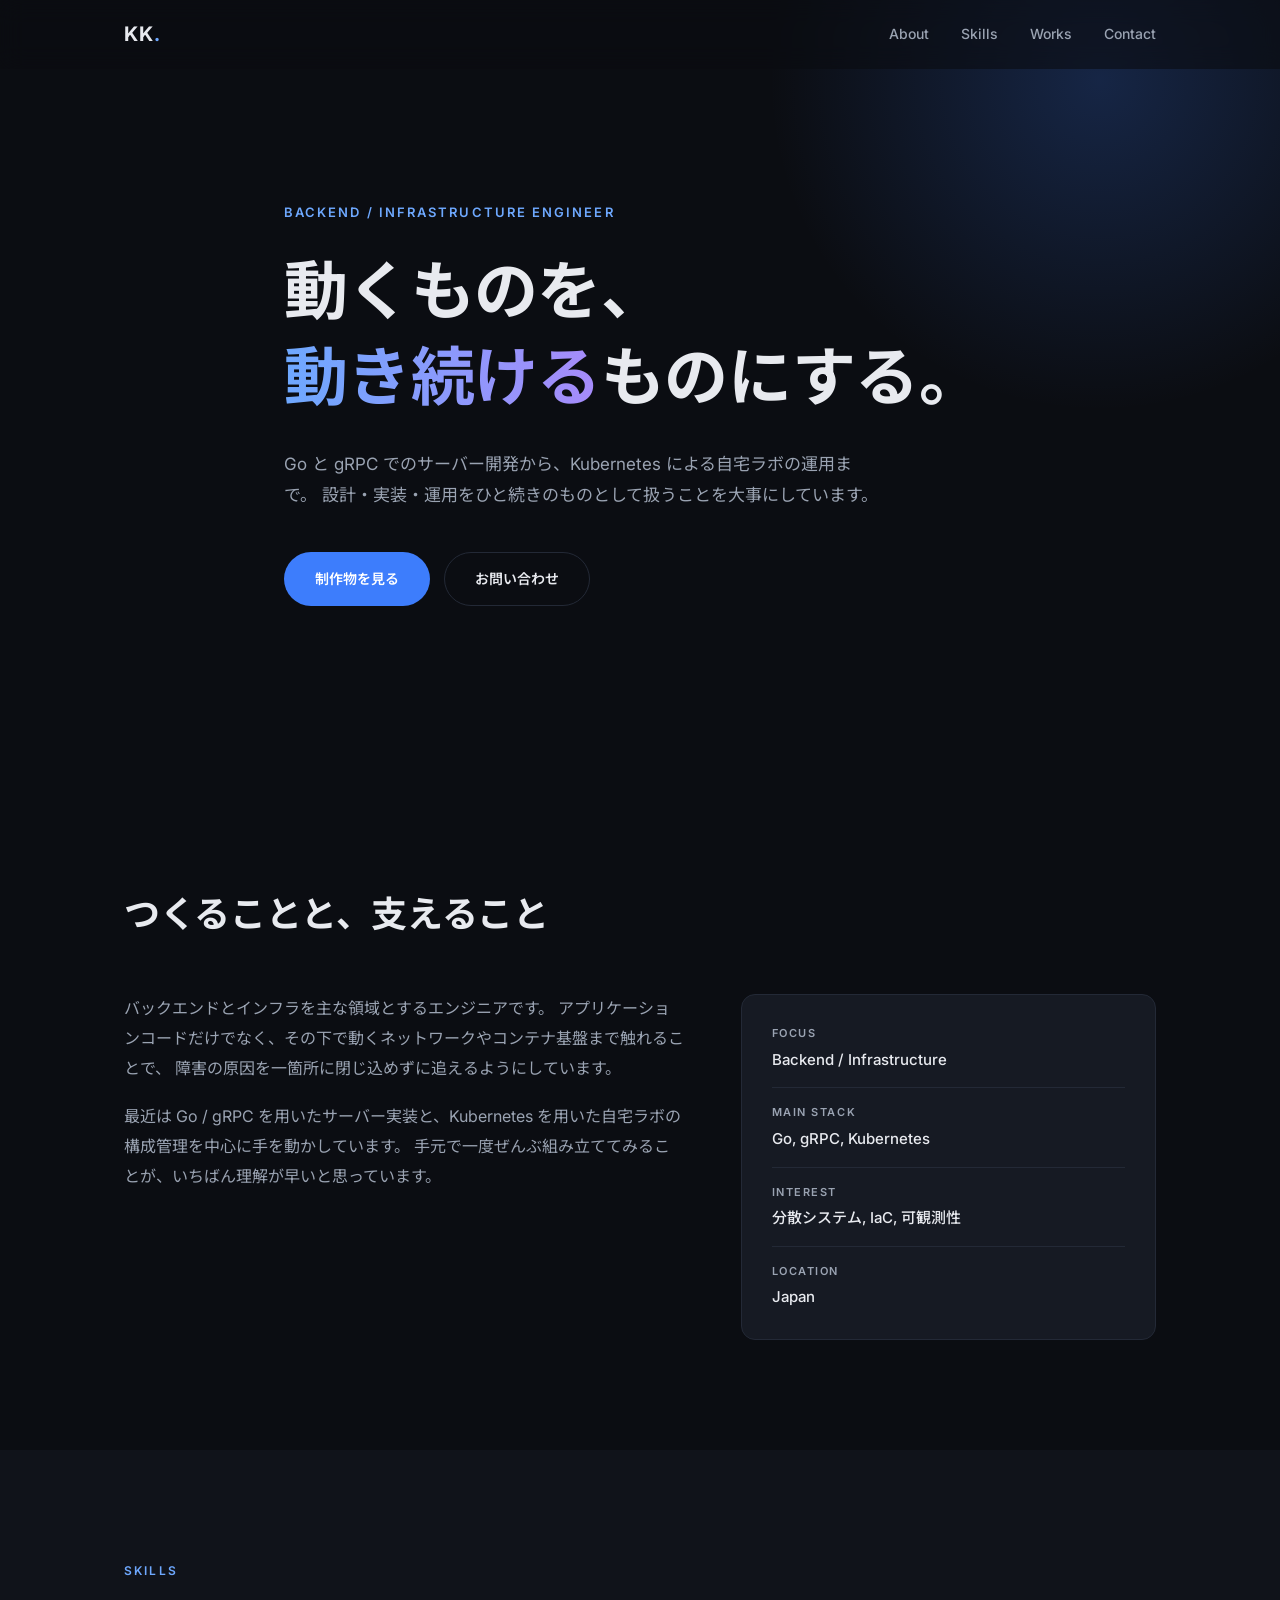
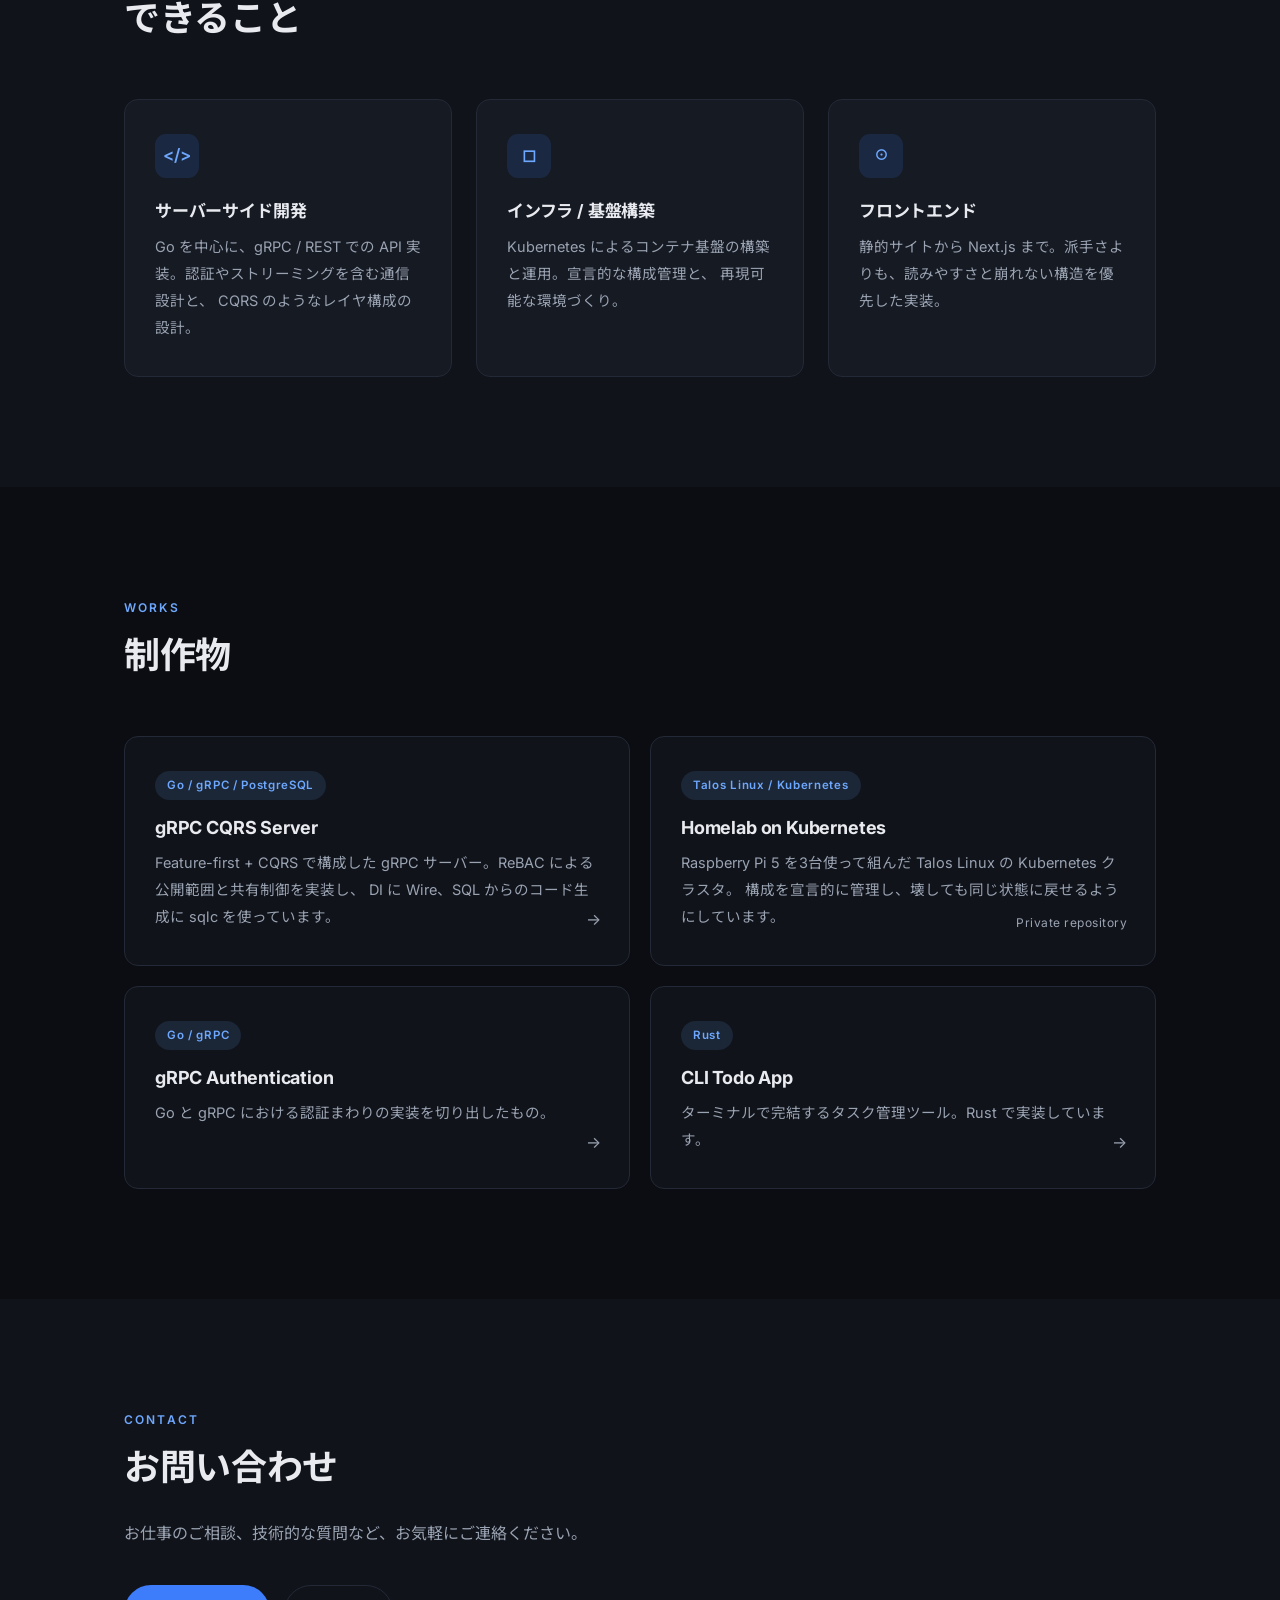
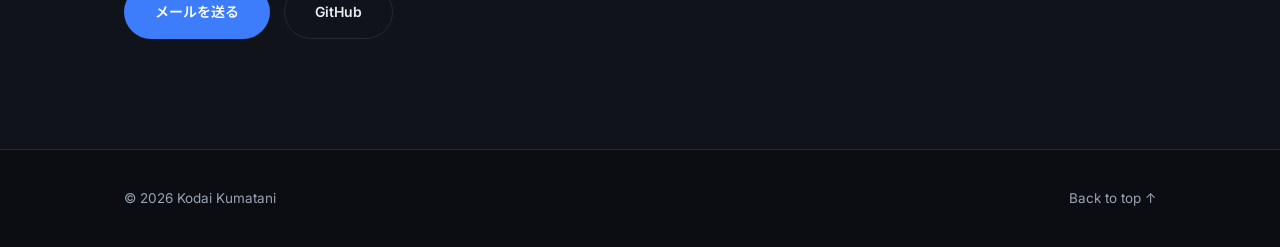
<file: index.html>
<!DOCTYPE html>
<html lang="ja">
<head>
<meta charset="UTF-8">
<meta name="viewport" content="width=device-width, initial-scale=1">
<title>Kodai Kumatani — Backend / Infrastructure Engineer</title>
<meta name="description" content="バックエンドとインフラを中心に、Go・gRPC・Kubernetes を使ったシステム開発を行っています。">
<meta property="og:title" content="Kodai Kumatani">
<meta property="og:description" content="バックエンドとインフラを中心に、Go・gRPC・Kubernetes を使ったシステム開発を行っています。">
<meta property="og:type" content="website">
<link rel="preconnect" href="https://fonts.googleapis.com">
<link rel="preconnect" href="https://fonts.gstatic.com" crossorigin>
<link href="https://fonts.googleapis.com/css2?family=Inter:wght@400;500;600;700&family=Noto+Sans+JP:wght@400;500;700&display=swap" rel="stylesheet">
<link rel="stylesheet" href="css/style.css">
</head>
<body>

<header class="header" id="header">
  <div class="container header__inner">
    <a class="logo" href="#hero">KK<span class="logo__dot">.</span></a>
    <nav class="nav" id="nav">
      <a href="#about">About</a>
      <a href="#skills">Skills</a>
      <a href="#works">Works</a>
      <a href="#contact">Contact</a>
    </nav>
    <button class="burger" id="burger" aria-label="メニューを開く" aria-expanded="false">
      <span></span><span></span><span></span>
    </button>
  </div>
</header>

<main>

  <section class="hero" id="hero">
    <div class="container hero__inner">
      <p class="hero__eyebrow reveal">Backend / Infrastructure Engineer</p>
      <h1 class="hero__title reveal">
        動くものを、<br>
        <span class="hero__accent">動き続ける</span>ものにする。
      </h1>
      <p class="hero__lead reveal">
        Go と gRPC でのサーバー開発から、Kubernetes による自宅ラボの運用まで。
        設計・実装・運用をひと続きのものとして扱うことを大事にしています。
      </p>
      <div class="hero__actions reveal">
        <a class="btn btn--primary" href="#works">制作物を見る</a>
        <a class="btn btn--ghost" href="#contact">お問い合わせ</a>
      </div>
    </div>
    <div class="hero__glow" aria-hidden="true"></div>
  </section>

  <section class="section" id="about">
    <div class="container">
      <p class="section__label reveal">About</p>
      <h2 class="section__title reveal">つくることと、支えること</h2>
      <div class="about">
        <div class="about__body reveal">
          <p>
            バックエンドとインフラを主な領域とするエンジニアです。
            アプリケーションコードだけでなく、その下で動くネットワークやコンテナ基盤まで触れることで、
            障害の原因を一箇所に閉じ込めずに追えるようにしています。
          </p>
          <p>
            最近は Go / gRPC を用いたサーバー実装と、Kubernetes を用いた自宅ラボの構成管理を中心に手を動かしています。
            手元で一度ぜんぶ組み立ててみることが、いちばん理解が早いと思っています。
          </p>
        </div>
        <ul class="about__facts reveal">
          <li>
            <span class="about__key">Focus</span>
            <span class="about__val">Backend / Infrastructure</span>
          </li>
          <li>
            <span class="about__key">Main Stack</span>
            <span class="about__val">Go, gRPC, Kubernetes</span>
          </li>
          <li>
            <span class="about__key">Interest</span>
            <span class="about__val">分散システム, IaC, 可観測性</span>
          </li>
          <li>
            <span class="about__key">Location</span>
            <span class="about__val">Japan</span>
          </li>
        </ul>
      </div>
    </div>
  </section>

  <section class="section section--alt" id="skills">
    <div class="container">
      <p class="section__label reveal">Skills</p>
      <h2 class="section__title reveal">できること</h2>
      <div class="cards">
        <article class="card reveal">
          <div class="card__icon" aria-hidden="true">&lt;/&gt;</div>
          <h3 class="card__title">サーバーサイド開発</h3>
          <p class="card__text">
            Go を中心に、gRPC / REST での API 実装。認証やストリーミングを含む通信設計と、
            CQRS のようなレイヤ構成の設計。
          </p>
        </article>
        <article class="card reveal">
          <div class="card__icon" aria-hidden="true">&#9723;</div>
          <h3 class="card__title">インフラ / 基盤構築</h3>
          <p class="card__text">
            Kubernetes によるコンテナ基盤の構築と運用。宣言的な構成管理と、
            再現可能な環境づくり。
          </p>
        </article>
        <article class="card reveal">
          <div class="card__icon" aria-hidden="true">&#9737;</div>
          <h3 class="card__title">フロントエンド</h3>
          <p class="card__text">
            静的サイトから Next.js まで。派手さよりも、読みやすさと崩れない構造を優先した実装。
          </p>
        </article>
      </div>
    </div>
  </section>

  <section class="section" id="works">
    <div class="container">
      <p class="section__label reveal">Works</p>
      <h2 class="section__title reveal">制作物</h2>
      <div class="works">
        <a class="work reveal" href="https://github.com/kodaikumatani/grpc-cqrs-go" target="_blank" rel="noopener">
          <span class="work__tag">Go / gRPC / PostgreSQL</span>
          <h3 class="work__title">gRPC CQRS Server</h3>
          <p class="work__text">
            Feature-first + CQRS で構成した gRPC サーバー。ReBAC による公開範囲と共有制御を実装し、
            DI に Wire、SQL からのコード生成に sqlc を使っています。
          </p>
          <span class="work__arrow" aria-hidden="true">&rarr;</span>
        </a>
        <div class="work work--private reveal">
          <span class="work__tag">Talos Linux / Kubernetes</span>
          <h3 class="work__title">Homelab on Kubernetes</h3>
          <p class="work__text">
            Raspberry Pi 5 を3台使って組んだ Talos Linux の Kubernetes クラスタ。
            構成を宣言的に管理し、壊しても同じ状態に戻せるようにしています。
          </p>
          <span class="work__note">Private repository</span>
        </div>
        <a class="work reveal" href="https://github.com/kodaikumatani/grpc-authentication-go" target="_blank" rel="noopener">
          <span class="work__tag">Go / gRPC</span>
          <h3 class="work__title">gRPC Authentication</h3>
          <p class="work__text">Go と gRPC における認証まわりの実装を切り出したもの。</p>
          <span class="work__arrow" aria-hidden="true">&rarr;</span>
        </a>
        <a class="work reveal" href="https://github.com/kodaikumatani/cli-todo-app" target="_blank" rel="noopener">
          <span class="work__tag">Rust</span>
          <h3 class="work__title">CLI Todo App</h3>
          <p class="work__text">ターミナルで完結するタスク管理ツール。Rust で実装しています。</p>
          <span class="work__arrow" aria-hidden="true">&rarr;</span>
        </a>
      </div>
    </div>
  </section>

  <section class="section section--alt" id="contact">
    <div class="container">
      <p class="section__label reveal">Contact</p>
      <h2 class="section__title reveal">お問い合わせ</h2>
      <p class="contact__lead reveal">
        お仕事のご相談、技術的な質問など、お気軽にご連絡ください。
      </p>
      <div class="contact__actions reveal">
        <a class="btn btn--primary" href="mailto:example@example.com">メールを送る</a>
        <a class="btn btn--ghost" href="https://github.com/kodaikumatani" target="_blank" rel="noopener">GitHub</a>
      </div>
    </div>
  </section>

</main>

<footer class="footer">
  <div class="container footer__inner">
    <p class="footer__copy">&copy; <span id="year">2026</span> Kodai Kumatani</p>
    <a class="footer__top" href="#hero">Back to top &uarr;</a>
  </div>
</footer>

<script src="js/main.js"></script>
</body>
</html>
</file>
<file: css/style.css>
:root {
  --bg:            #0b0d12;
  --bg-alt:        #10131a;
  --surface:       #161a23;
  --border:        #232936;
  --text:          #e8eaef;
  --text-muted:    #9aa3b2;
  --accent:        #6ea8fe;
  --accent-strong: #3d7dfc;
  --max:           1080px;
  --radius:        14px;
  --font: "Inter", "Noto Sans JP", -apple-system, BlinkMacSystemFont, "Hiragino Kaku Gothic ProN", "Yu Gothic", sans-serif;
}

* { box-sizing: border-box; }

html {
  scroll-behavior: smooth;
}

body {
  margin: 0;
  background: var(--bg);
  color: var(--text);
  font-family: var(--font);
  font-size: 16px;
  line-height: 1.85;
  -webkit-font-smoothing: antialiased;
}

a { color: inherit; text-decoration: none; }
h1, h2, h3 { line-height: 1.35; margin: 0; letter-spacing: -0.01em; }
p { margin: 0 0 1.2em; }

.container {
  width: 100%;
  max-width: var(--max);
  margin: 0 auto;
  padding: 0 24px;
}

/* ---------- header ---------- */

.header {
  position: fixed;
  inset: 0 0 auto 0;
  z-index: 100;
  backdrop-filter: blur(12px);
  background: rgba(11, 13, 18, 0.6);
  border-bottom: 1px solid transparent;
  transition: background .3s ease, border-color .3s ease;
}

.header.is-scrolled {
  background: rgba(11, 13, 18, 0.88);
  border-bottom-color: var(--border);
}

.header__inner {
  display: flex;
  align-items: center;
  justify-content: space-between;
  height: 68px;
}

.logo {
  font-weight: 700;
  font-size: 20px;
  letter-spacing: 0.04em;
}

.logo__dot { color: var(--accent); }

.nav {
  display: flex;
  gap: 32px;
  font-size: 14px;
  font-weight: 500;
}

.nav a {
  color: var(--text-muted);
  transition: color .2s ease;
}

.nav a:hover { color: var(--text); }

.burger {
  display: none;
  flex-direction: column;
  gap: 5px;
  width: 40px;
  height: 40px;
  align-items: center;
  justify-content: center;
  background: none;
  border: 0;
  cursor: pointer;
}

.burger span {
  display: block;
  width: 22px;
  height: 2px;
  background: var(--text);
  transition: transform .25s ease, opacity .2s ease;
}

/* ---------- hero ---------- */

.hero {
  position: relative;
  overflow: hidden;
  padding: 200px 0 140px;
}

.hero__inner { position: relative; z-index: 1; max-width: 760px; }

.hero__eyebrow {
  margin: 0 0 24px;
  color: var(--accent);
  font-size: 13px;
  font-weight: 600;
  letter-spacing: 0.16em;
  text-transform: uppercase;
}

.hero__title {
  font-size: clamp(2.25rem, 6vw, 4rem);
  font-weight: 700;
  margin-bottom: 28px;
}

.hero__accent {
  background: linear-gradient(90deg, var(--accent) 0%, #a78bfa 100%);
  -webkit-background-clip: text;
  background-clip: text;
  color: transparent;
}

.hero__lead {
  color: var(--text-muted);
  font-size: 17px;
  max-width: 600px;
  margin-bottom: 40px;
}

.hero__actions { display: flex; flex-wrap: wrap; gap: 14px; }

.hero__glow {
  position: absolute;
  top: -280px;
  right: -180px;
  width: 720px;
  height: 720px;
  background: radial-gradient(circle, rgba(61, 125, 252, 0.22) 0%, transparent 65%);
  pointer-events: none;
}

/* ---------- buttons ---------- */

.btn {
  display: inline-flex;
  align-items: center;
  justify-content: center;
  padding: 13px 30px;
  border-radius: 999px;
  font-size: 14px;
  font-weight: 600;
  border: 1px solid transparent;
  transition: transform .2s ease, background .2s ease, border-color .2s ease;
}

.btn:hover { transform: translateY(-2px); }

.btn--primary {
  background: var(--accent-strong);
  color: #fff;
}

.btn--primary:hover { background: #5a90fd; }

.btn--ghost {
  border-color: var(--border);
  color: var(--text);
}

.btn--ghost:hover { border-color: var(--text-muted); }

/* ---------- sections ---------- */

.section { padding: 110px 0; }
.section--alt { background: var(--bg-alt); }

.section__label {
  margin: 0 0 12px;
  color: var(--accent);
  font-size: 12px;
  font-weight: 600;
  letter-spacing: 0.18em;
  text-transform: uppercase;
}

.section__title {
  font-size: clamp(1.6rem, 3.5vw, 2.25rem);
  font-weight: 700;
  margin-bottom: 56px;
}

/* ---------- about ---------- */

.about {
  display: grid;
  grid-template-columns: 1.35fr 1fr;
  gap: 56px;
  align-items: start;
}

.about__body p { color: var(--text-muted); }

.about__facts {
  list-style: none;
  margin: 0;
  padding: 28px 30px;
  background: var(--surface);
  border: 1px solid var(--border);
  border-radius: var(--radius);
}

.about__facts li {
  display: flex;
  flex-direction: column;
  gap: 2px;
  padding: 14px 0;
  border-bottom: 1px solid var(--border);
}

.about__facts li:last-child { border-bottom: 0; padding-bottom: 0; }
.about__facts li:first-child { padding-top: 0; }

.about__key {
  font-size: 11px;
  font-weight: 600;
  letter-spacing: 0.14em;
  text-transform: uppercase;
  color: var(--text-muted);
}

.about__val { font-size: 15px; font-weight: 500; }

/* ---------- cards ---------- */

.cards {
  display: grid;
  grid-template-columns: repeat(3, 1fr);
  gap: 24px;
}

.card {
  padding: 34px 30px;
  background: var(--surface);
  border: 1px solid var(--border);
  border-radius: var(--radius);
  transition: transform .25s ease, border-color .25s ease;
}

.card:hover { transform: translateY(-4px); border-color: #2e3648; }

.card__icon {
  display: flex;
  align-items: center;
  justify-content: center;
  width: 44px;
  height: 44px;
  margin-bottom: 22px;
  border-radius: 11px;
  background: rgba(61, 125, 252, 0.14);
  color: var(--accent);
  font-size: 17px;
  font-weight: 600;
}

.card__title { font-size: 17px; margin-bottom: 12px; }
.card__text { color: var(--text-muted); font-size: 14.5px; margin: 0; }

/* ---------- works ---------- */

.works {
  display: grid;
  grid-template-columns: repeat(2, 1fr);
  gap: 20px;
}

.work {
  position: relative;
  display: block;
  padding: 32px 30px 34px;
  background: var(--bg-alt);
  border: 1px solid var(--border);
  border-radius: var(--radius);
  overflow: hidden;
  transition: transform .25s ease, border-color .25s ease;
}

.work::before {
  content: "";
  position: absolute;
  inset: 0 auto 0 0;
  width: 3px;
  background: linear-gradient(180deg, var(--accent), #a78bfa);
  opacity: 0;
  transition: opacity .25s ease;
}

.work:hover { transform: translateY(-4px); border-color: #2e3648; }
.work:hover::before { opacity: 1; }
.work:hover .work__arrow { transform: translateX(4px); color: var(--accent); }

.work__tag {
  display: inline-block;
  margin-bottom: 16px;
  padding: 4px 12px;
  border-radius: 999px;
  background: rgba(110, 168, 254, 0.12);
  color: var(--accent);
  font-size: 11.5px;
  font-weight: 600;
  letter-spacing: 0.06em;
}

.work__title { font-size: 18px; margin-bottom: 10px; }
.work__text { color: var(--text-muted); font-size: 14.5px; margin: 0; }

.work__arrow {
  position: absolute;
  right: 28px;
  bottom: 30px;
  color: var(--text-muted);
  transition: transform .25s ease, color .25s ease;
}

/* リンク先が非公開のカード（リンクにしない） */
.work--private { cursor: default; }
.work--private:hover { transform: none; border-color: var(--border); }
.work--private:hover::before { opacity: 0; }

.work__note {
  position: absolute;
  right: 28px;
  bottom: 30px;
  color: var(--text-muted);
  font-size: 12px;
  letter-spacing: 0.04em;
}

/* ---------- contact ---------- */

.contact__lead {
  color: var(--text-muted);
  max-width: 520px;
  margin-top: -28px;
  margin-bottom: 36px;
}

.contact__actions { display: flex; flex-wrap: wrap; gap: 14px; }

/* ---------- footer ---------- */

.footer {
  padding: 36px 0;
  border-top: 1px solid var(--border);
}

.footer__inner {
  display: flex;
  align-items: center;
  justify-content: space-between;
  gap: 16px;
}

.footer__copy, .footer__top {
  margin: 0;
  color: var(--text-muted);
  font-size: 13.5px;
}

.footer__top:hover { color: var(--text); }

/* ---------- reveal animation ---------- */

.reveal {
  opacity: 0;
  transform: translateY(18px);
  transition: opacity .6s ease, transform .6s ease;
}

.reveal.is-visible { opacity: 1; transform: none; }

@media (prefers-reduced-motion: reduce) {
  html { scroll-behavior: auto; }
  .reveal { opacity: 1; transform: none; transition: none; }
  .btn:hover, .card:hover, .work:hover { transform: none; }
}

/* ---------- responsive ---------- */

@media (max-width: 860px) {
  .about { grid-template-columns: 1fr; gap: 36px; }
  .cards { grid-template-columns: 1fr; }
  .works { grid-template-columns: 1fr; }
}

@media (max-width: 680px) {
  .burger { display: flex; }

  .nav {
    position: fixed;
    inset: 68px 0 auto 0;
    flex-direction: column;
    gap: 0;
    padding: 8px 24px 24px;
    background: rgba(11, 13, 18, 0.97);
    border-bottom: 1px solid var(--border);
    transform: translateY(-12px);
    opacity: 0;
    pointer-events: none;
    transition: opacity .2s ease, transform .2s ease;
  }

  .nav a { padding: 15px 0; font-size: 16px; }

  .nav.is-open {
    transform: none;
    opacity: 1;
    pointer-events: auto;
  }

  .burger.is-open span:nth-child(1) { transform: translateY(7px) rotate(45deg); }
  .burger.is-open span:nth-child(2) { opacity: 0; }
  .burger.is-open span:nth-child(3) { transform: translateY(-7px) rotate(-45deg); }

  .hero { padding: 150px 0 100px; }
  .section { padding: 80px 0; }
  .section__title { margin-bottom: 40px; }
  .footer__inner { flex-direction: column; align-items: flex-start; }
}
</file>
